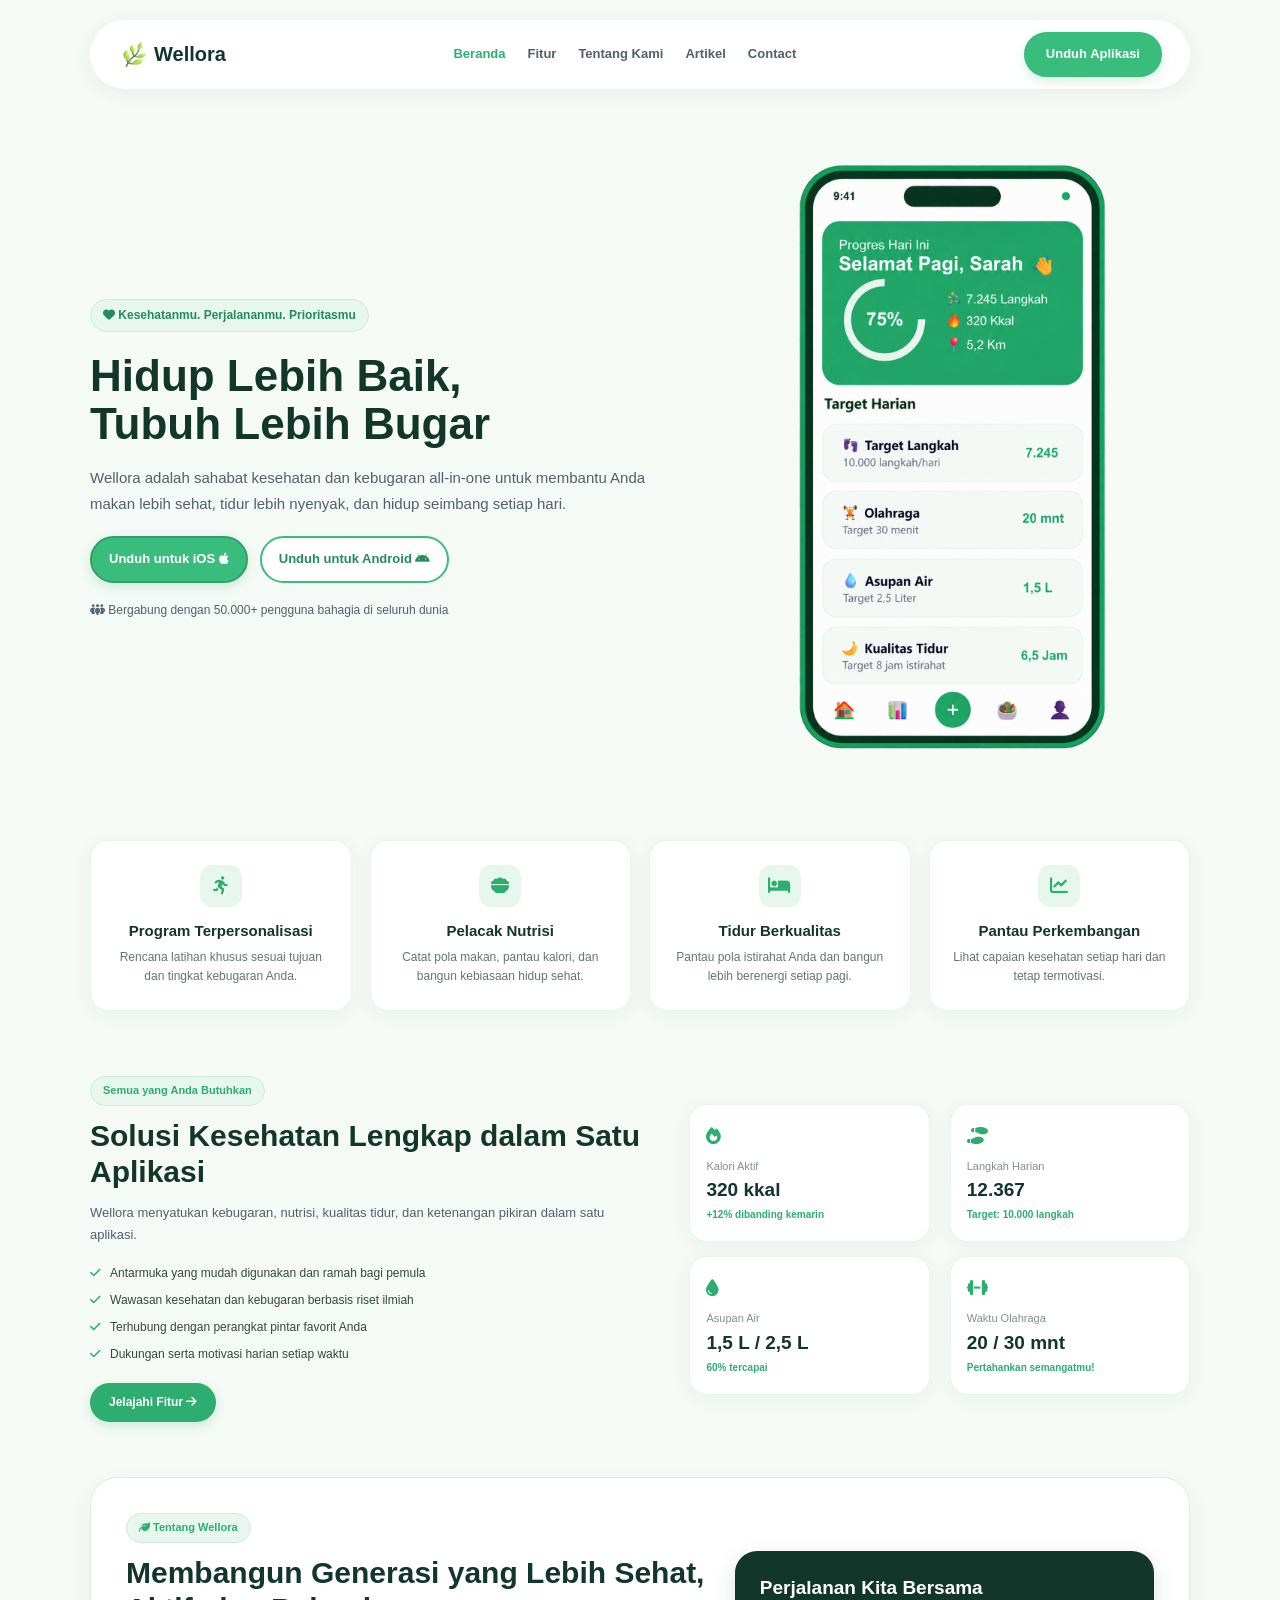
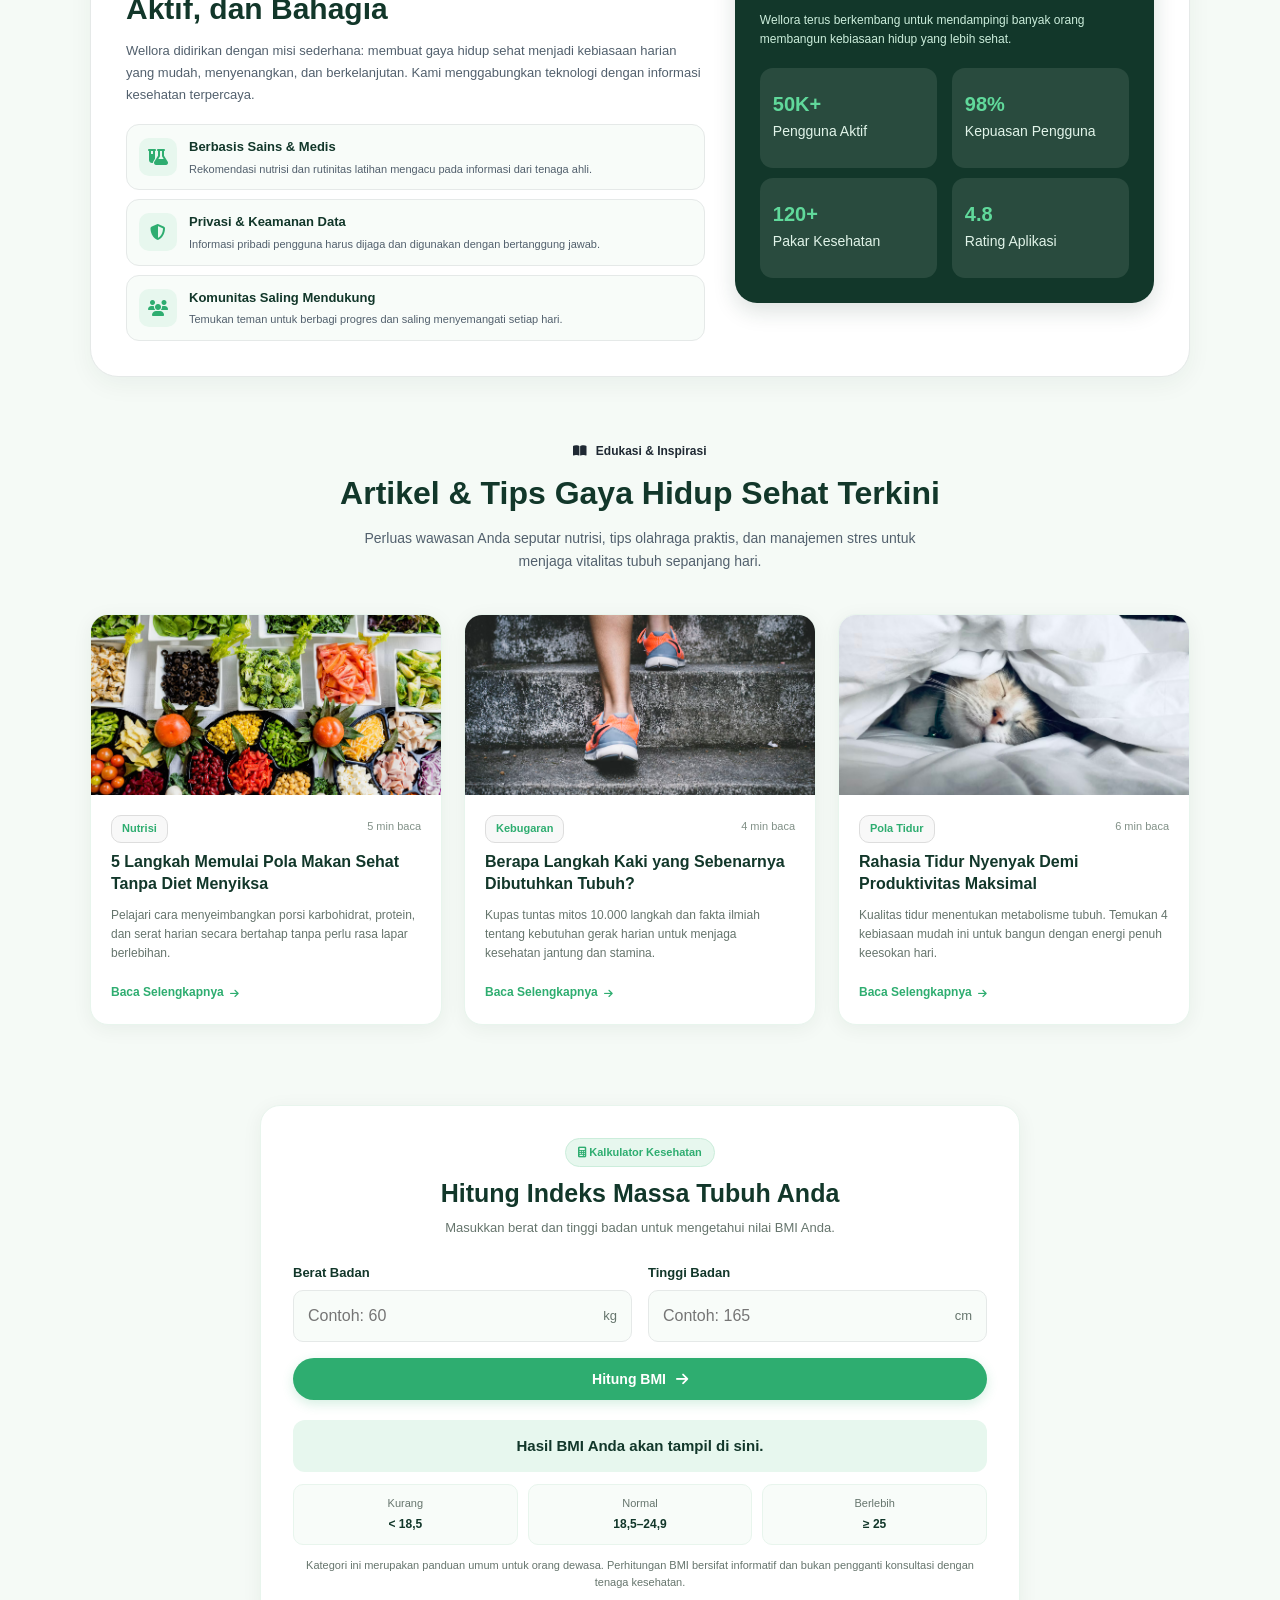
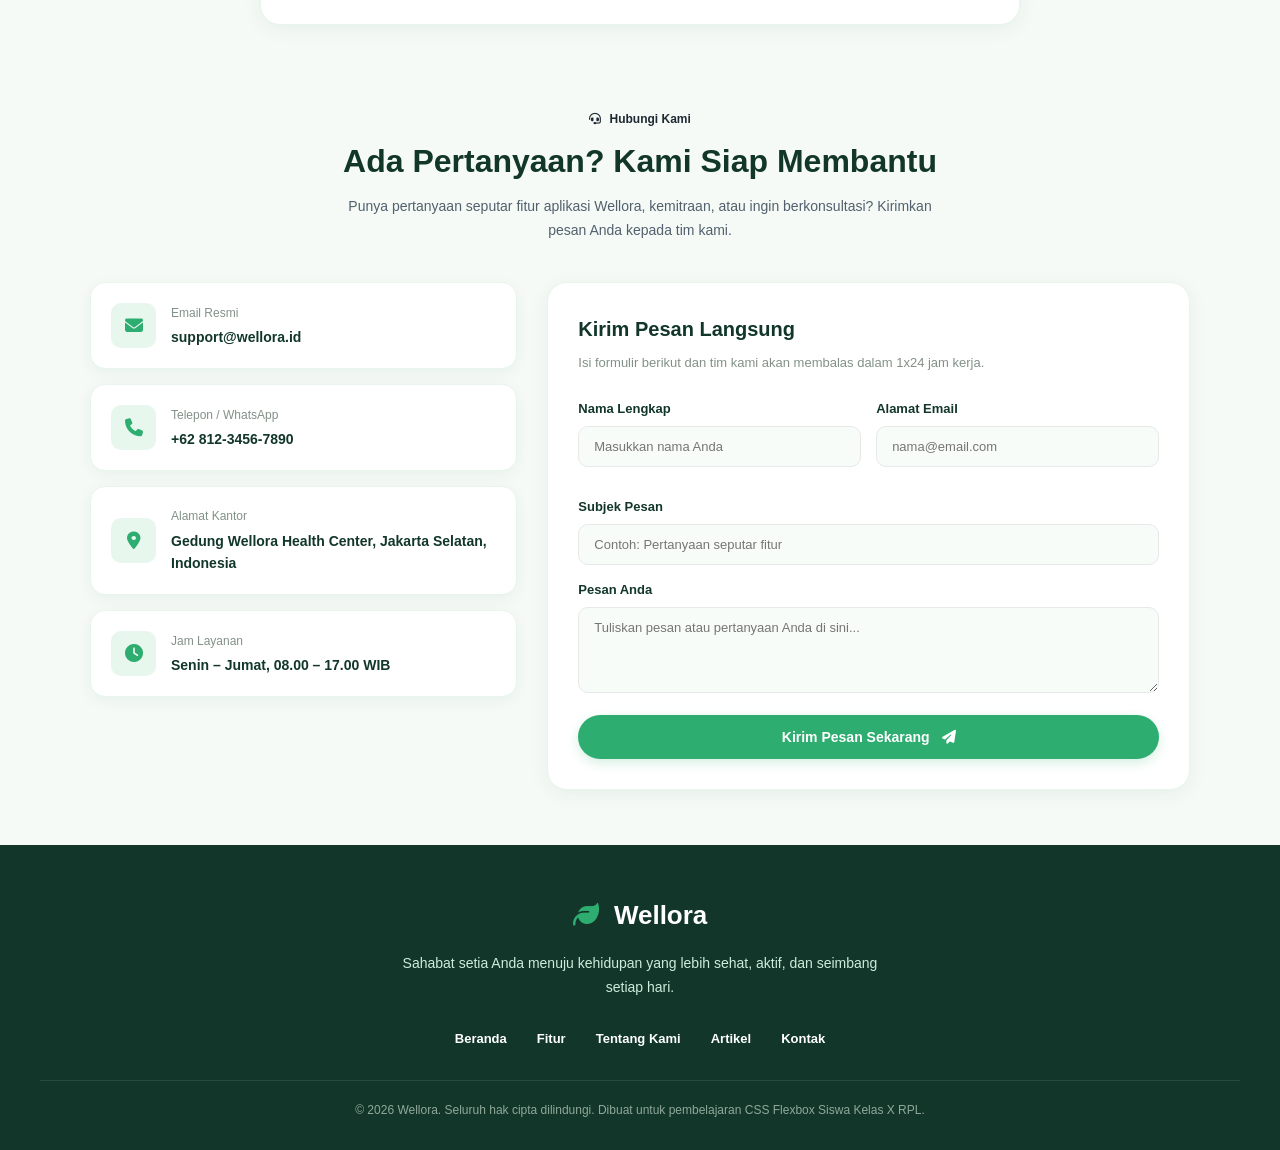
<file: index.html>
<!doctype html>                                     
<html lang="en">
  <head>
    <meta charset="UTF-8" />
    <meta name="viewport" content="width=device-width, initial-scale=1.0" />
    <link rel="stylesheet" href="style.css" />
    <!-- Font Awesome Icon Library -->
    <link
      rel="stylesheet"
      href="https://cdnjs.cloudflare.com/ajax/libs/font-awesome/6.7.2/css/all.min.css"
    />

    <title>Wellora</title>
    <link rel="shortcut icon" href="asset/logo wellora.png" type="image/x-icon">
  </head>
  <body>
    <!-- HEADER / NAVBAR -->
    <header>
      <a href="#beranda" class="nav-logo">
        <span class="nav-logo-icon">
          <img src="asset/logo wellora.png" alt="Logo Wellora" width="30" height="30" />
        </span>
        Wellora
      </a>

      <nav class="nav-menu">
        <a href="#beranda" class="nav-item active">Beranda</a>
        <a href="#fitur" class="nav-item">Fitur</a>
        <a href="#tentang" class="nav-item">Tentang Kami</a>
        <a href="#artikel" class="nav-item">Artikel</a>
        <a href="#kontak" class="nav-item">Contact</a>
      </nav>

      <div class="nav-button">
        <a href="#fitur" class="btn-unduh">Unduh Aplikasi</a>
      </div>
    </header>

    <!-- HERO SECTION -->
    <section class="hero" id="beranda">
      <div class="text-hero">
        <span class="badge-hero">
          <i class="fa-solid fa-heart"></i>
          Kesehatanmu. Perjalananmu. Prioritasmu
        </span>

        <h1 class="hero-judul">
          Hidup Lebih Baik,<br />
          Tubuh Lebih Bugar
        </h1>

        <p class="hero-description">
          Wellora adalah sahabat kesehatan dan kebugaran all-in-one untuk
          membantu Anda makan lebih sehat, tidur lebih nyenyak, dan hidup
          seimbang setiap hari.
        </p>

        <div class="button-hero">
          <a href="#fitur" class="btn-ios">
            Unduh untuk iOS <i class="fa-brands fa-apple"></i>
          </a>
          <a href="#fitur" class="btn-android">
            Unduh untuk Android <i class="fa-brands fa-android"></i>
          </a>
        </div>

        <div class="tagline-hero">
          <i class="fa-solid fa-people-group"></i>
          Bergabung dengan 50.000+ pengguna bahagia di seluruh dunia
        </div>
      </div>

      <div class="gambar-hero">
        <img src="asset/mobile.png" alt="Tampilan aplikasi Wellora di ponsel" class="gambar" />
      </div>
    </section>

    <!-- FEATURES SECTION -->
    <section class="features" id="fitur">
      <div class="features-grid">
        <div class="feature-card">
          <div class="feature-icon">
            <i class="fa-solid fa-person-running"></i>
          </div>
          <h3 class="feature-title">Program Terpersonalisasi</h3>
          <p class="feature-desc">Rencana latihan khusus sesuai tujuan dan tingkat kebugaran Anda.</p>
        </div>

        <div class="feature-card">
          <div class="feature-icon">
            <i class="fa-solid fa-bowl-food"></i>
          </div>
          <h3 class="feature-title">Pelacak Nutrisi</h3>
          <p class="feature-desc">Catat pola makan, pantau kalori, dan bangun kebiasaan hidup sehat.</p>
        </div>

        <div class="feature-card">
          <div class="feature-icon">
            <i class="fa-solid fa-bed"></i>
          </div>
          <h3 class="feature-title">Tidur Berkualitas</h3>
          <p class="feature-desc">Pantau pola istirahat Anda dan bangun lebih berenergi setiap pagi.</p>
        </div>

        <div class="feature-card">
          <div class="feature-icon">
            <i class="fa-solid fa-chart-line"></i>
          </div>
          <h3 class="feature-title">Pantau Perkembangan</h3>
          <p class="feature-desc">Lihat capaian kesehatan setiap hari dan tetap termotivasi.</p>
        </div>
      </div>
    </section>

    <!-- SOLUTION SECTION -->
    <section class="solution">
      <div class="solution-container">
        <div class="solution-left">
          <span class="solution-badge">Semua yang Anda Butuhkan</span>
          <h2 class="solution-title">Solusi Kesehatan Lengkap dalam Satu Aplikasi</h2>
          <p class="solution-desc">
            Wellora menyatukan kebugaran, nutrisi, kualitas tidur, dan ketenangan pikiran dalam satu aplikasi.
          </p>

          <ul class="solution-benefits">
            <li><i class="fa-solid fa-check"></i><span>Antarmuka yang mudah digunakan dan ramah bagi pemula</span></li>
            <li><i class="fa-solid fa-check"></i><span>Wawasan kesehatan dan kebugaran berbasis riset ilmiah</span></li>
            <li><i class="fa-solid fa-check"></i><span>Terhubung dengan perangkat pintar favorit Anda</span></li>
            <li><i class="fa-solid fa-check"></i><span>Dukungan serta motivasi harian setiap waktu</span></li>
          </ul>

          <a href="#fitur" class="solution-btn">
            Jelajahi Fitur <i class="fa-solid fa-arrow-right"></i>
          </a>
        </div>

        <div class="solution-right">
          <div class="stats-grid">
            <div class="stat-card">
              <div class="stat-icon"><i class="fa-solid fa-fire"></i></div>
              <p class="stat-label">Kalori Aktif</p>
              <p class="stat-value">320 kkal</p>
              <p class="stat-desc">+12% dibanding kemarin</p>
            </div>

            <div class="stat-card">
              <div class="stat-icon"><i class="fa-solid fa-shoe-prints"></i></div>
              <p class="stat-label">Langkah Harian</p>
              <p class="stat-value">12.367</p>
              <p class="stat-desc">Target: 10.000 langkah</p>
            </div>

            <div class="stat-card">
              <div class="stat-icon"><i class="fa-solid fa-droplet"></i></div>
              <p class="stat-label">Asupan Air</p>
              <p class="stat-value">1,5 L / 2,5 L</p>
              <p class="stat-desc">60% tercapai</p>
            </div>

            <div class="stat-card">
              <div class="stat-icon"><i class="fa-solid fa-dumbbell"></i></div>
              <p class="stat-label">Waktu Olahraga</p>
              <p class="stat-value">20 / 30 mnt</p>
              <p class="stat-desc">Pertahankan semangatmu!</p>
            </div>
          </div>
        </div>
      </div>
    </section>

    <!-- ABOUT SECTION -->
    <section class="about" id="tentang">
      <div class="about-kiri">
        <span class="about-badge"><i class="fa-solid fa-leaf"></i> Tentang Wellora</span>
        <h2 class="about-title">Membangun Generasi yang Lebih Sehat, Aktif, dan Bahagia</h2>
        <p class="about-desc">
          Wellora didirikan dengan misi sederhana: membuat gaya hidup sehat menjadi kebiasaan harian yang mudah, menyenangkan, dan berkelanjutan. Kami menggabungkan teknologi dengan informasi kesehatan terpercaya.
        </p>

        <div class="about-values">
          <div class="value-item">
            <div class="value-icon"><i class="fa-solid fa-flask-vial"></i></div>
            <div class="value-text">
              <div class="value-title">Berbasis Sains & Medis</div>
              <div class="value-desc">Rekomendasi nutrisi dan rutinitas latihan mengacu pada informasi dari tenaga ahli.</div>
            </div>
          </div>

          <div class="value-item">
            <div class="value-icon"><i class="fa-solid fa-shield-halved"></i></div>
            <div class="value-text">
              <div class="value-title">Privasi & Keamanan Data</div>
              <div class="value-desc">Informasi pribadi pengguna harus dijaga dan digunakan dengan bertanggung jawab.</div>
            </div>
          </div>

          <div class="value-item">
            <div class="value-icon"><i class="fa-solid fa-users"></i></div>
            <div class="value-text">
              <div class="value-title">Komunitas Saling Mendukung</div>
              <div class="value-desc">Temukan teman untuk berbagi progres dan saling menyemangati setiap hari.</div>
            </div>
          </div>
        </div>
      </div>

      <div class="about-kanan">
        <div class="box-about-kanan">
          <h2 class="title-about-kanan">Perjalanan Kita Bersama</h2>
          <p class="about-kanan-desc">
            Wellora terus berkembang untuk mendampingi banyak orang membangun kebiasaan hidup yang lebih sehat.
          </p>

          <div class="card-about-kanan">
            <div class="card-item">
              <div class="card-title">50K+</div>
              <div class="card-desc">Pengguna Aktif</div>
            </div>
            <div class="card-item">
              <div class="card-title">98%</div>
              <div class="card-desc">Kepuasan Pengguna</div>
            </div>
            <div class="card-item">
              <div class="card-title">120+</div>
              <div class="card-desc">Pakar Kesehatan</div>
            </div>
            <div class="card-item">
              <div class="card-title">4.8</div>
              <div class="card-desc">Rating Aplikasi</div>
            </div>
          </div>
        </div>
      </div>
    </section>

    <!-- ARTICLE SECTION -->
<section class="article" id="artikel">
  <div class="article-header">
    <span class="article-badge">
      <!-- Icon Buku Terbuka dari FontAwesome -->
      <i class="fa-solid fa-book-open"></i> Edukasi & Inspirasi
    </span>
    <h2 class="article-title">Artikel & Tips Gaya Hidup Sehat Terkini</h2>
    <p class="article-desc">
      Perluas wawasan Anda seputar nutrisi, tips olahraga praktis, dan manajemen stres untuk menjaga vitalitas tubuh sepanjang hari.
    </p>
  </div>

  <div class="article-container" id="articleContainer"></div>

  <template id="articleTemplate">
    <a class="article-card">
      <div class="article-image">
        <img src="" alt="" />
      </div>
      <div class="article-content">
        <div style="display: flex; justify-content: space-between; align-items: center;">
          <span class="article-category"></span>
          <span class="article-time"></span>
        </div>
        <h3 class="article-card-title"></h3>
        <p class="article-card-desc"></p>
        <span class="article-link">
          Baca Selengkapnya <i class="fa-solid fa-arrow-right"></i>
        </span>
      </div>
    </a>
  </template>
</section>

    <!-- BMI CALCULATOR SECTION -->
    <section class="bmi-section" id="kalkulator-bmi">
      <div class="bmi-card">
        <div class="bmi-header">
          <span class="bmi-badge">
            <i class="fa-solid fa-calculator"></i> Kalkulator Kesehatan
          </span>
          <h2 class="bmi-title">Hitung Indeks Massa Tubuh Anda</h2>
          <p class="bmi-description">
            Masukkan berat dan tinggi badan untuk mengetahui nilai BMI Anda.
          </p>
        </div>

        <form class="bmi-form" id="bmiForm">
          <div class="bmi-field">
            <label for="weight">Berat Badan</label>
            <div class="bmi-input-wrap">
              <input
                type="number"
                id="weight"
                name="weight"
                min="1"
                step="0.1"
                inputmode="decimal"
                placeholder="Contoh: 60"
                required
              />
              <span>kg</span>
            </div>
          </div>

          <div class="bmi-field">
            <label for="height">Tinggi Badan</label>
            <div class="bmi-input-wrap">
              <input
                type="number"
                id="height"
                name="height"
                min="1"
                step="0.1"
                inputmode="decimal"
                placeholder="Contoh: 165"
                required
              />
              <span>cm</span>
            </div>
          </div>

          <button type="submit" class="bmi-button">
            Hitung BMI <i class="fa-solid fa-arrow-right"></i>
          </button>
        </form>

        <p class="bmi-result" id="bmiResult" role="status" aria-live="polite">
          Hasil BMI Anda akan tampil di sini.
        </p>
        <ul class="bmi-categories" aria-label="Kategori BMI untuk dewasa">
          <li><span>Kurang</span><strong>&lt; 18,5</strong></li>
          <li><span>Normal</span><strong>18,5–24,9</strong></li>
          <li><span>Berlebih</span><strong>≥ 25</strong></li>
        </ul>
        <p class="bmi-note">
          Kategori ini merupakan panduan umum untuk orang dewasa. Perhitungan
          BMI bersifat informatif dan bukan pengganti konsultasi dengan tenaga
          kesehatan.
        </p>
      </div>
    </section>
    
        <!-- CONTACT SECTION -->
    <section class="contact" id="kontak">
      <div class="contact-header">
        <span class="contact-badge">
          <i class="fa-solid fa-headset"></i> Hubungi Kami
        </span>
        <h2 class="contact-title">Ada Pertanyaan? Kami Siap Membantu</h2>
        <p class="contact-desc">
          Punya pertanyaan seputar fitur aplikasi Wellora, kemitraan, atau ingin berkonsultasi? 
          Kirimkan pesan Anda kepada tim kami.
        </p>
      </div>

      <div class="contact-container">
        <!-- Info Kontak -->
        <div class="contact-info">
          <div class="info-card">
            <div class="info-icon">
              <i class="fa-solid fa-envelope"></i>
            </div>
            <div class="info-text">
              <p class="info-label">Email Resmi</p>
              <p class="info-value">support@wellora.id</p>
            </div>
          </div>

          <div class="info-card">
            <div class="info-icon">
              <i class="fa-solid fa-phone"></i>
            </div>
            <div class="info-text">
              <p class="info-label">Telepon / WhatsApp</p>
              <p class="info-value">+62 812-3456-7890</p>
            </div>
          </div>

          <div class="info-card">
            <div class="info-icon">
              <i class="fa-solid fa-location-dot"></i>
            </div>
            <div class="info-text">
              <p class="info-label">Alamat Kantor</p>
              <p class="info-value">Gedung Wellora Health Center, Jakarta Selatan, Indonesia</p>
            </div>
          </div>

          <div class="info-card">
            <div class="info-icon">
              <i class="fa-solid fa-clock"></i>
            </div>
            <div class="info-text">
              <p class="info-label">Jam Layanan</p>
              <p class="info-value">Senin – Jumat, 08.00 – 17.00 WIB</p>
            </div>
          </div>
        </div>

        <!-- Form Kontak -->
        <div class="contact-form">
          <h3 class="form-title">Kirim Pesan Langsung</h3>
          <p class="form-desc">Isi formulir berikut dan tim kami akan membalas dalam 1x24 jam kerja.</p>

          <form>
            <div class="form-row">
              <div class="form-group">
                <label>Nama Lengkap</label>
                <input type="text" placeholder="Masukkan nama Anda">
              </div>
              <div class="form-group"> 
                <label>Alamat Email</label>
                <input type="email" placeholder="nama@email.com">
              </div>
            </div>

            <div class="form-group">
              <label>Subjek Pesan</label>
              <input type="text" placeholder="Contoh: Pertanyaan seputar fitur">
            </div>

            <div class="form-group">
              <label>Pesan Anda</label>
              <textarea rows="4" placeholder="Tuliskan pesan atau pertanyaan Anda di sini..."></textarea>
            </div>

            <button type="submit" class="btn-kirim">
              Kirim Pesan Sekarang <i class="fa-solid fa-paper-plane"></i>
            </button>
          </form>
        </div>
      </div>
    </section>

    <!-- FOOTER -->
    <footer class="footer">
      <div class="footer-logo">
        <i class="fa-solid fa-leaf"></i> Wellora
      </div>
      
      <p class="footer-tagline">
        Sahabat setia Anda menuju kehidupan yang lebih sehat, aktif, dan seimbang setiap hari.
      </p>

      <nav class="footer-nav">
        <a href="#beranda">Beranda</a>
        <a href="#fitur">Fitur</a>
        <a href="#tentang">Tentang Kami</a>
        <a href="#solusi">Artikel</a>
        <a href="#kontak">Kontak</a>
      </nav>

      <div class="footer-bottom">
        <p>© 2026 Wellora. Seluruh hak cipta dilindungi. Dibuat untuk pembelajaran CSS Flexbox Siswa Kelas X RPL.</p>
      </div>
    </footer>

    <!-- Button Back to Top -->
      <button id="back-to-top" class="back-to-top">
        <i class="fa-solid fa-arrow-up"></i>
      </button>

      <script src="script.js"></script>
  </body>
</html>
</file>
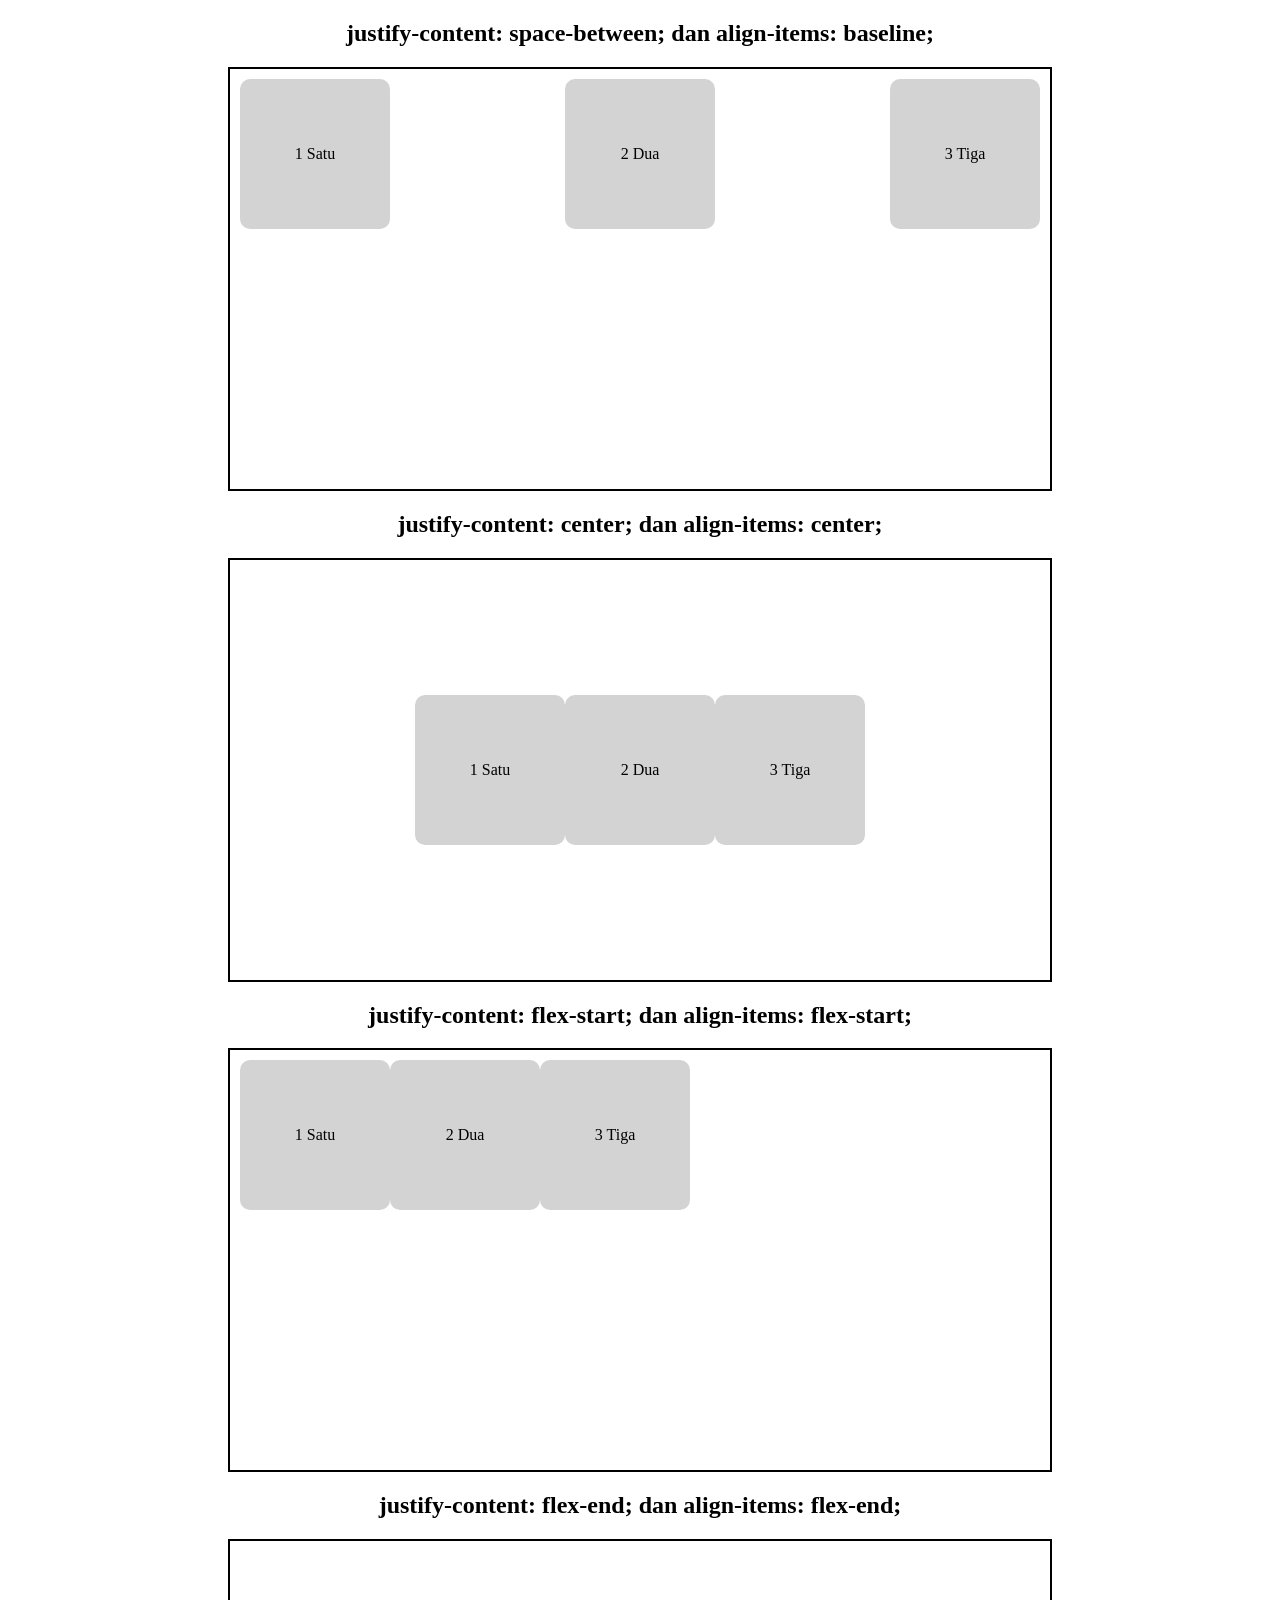
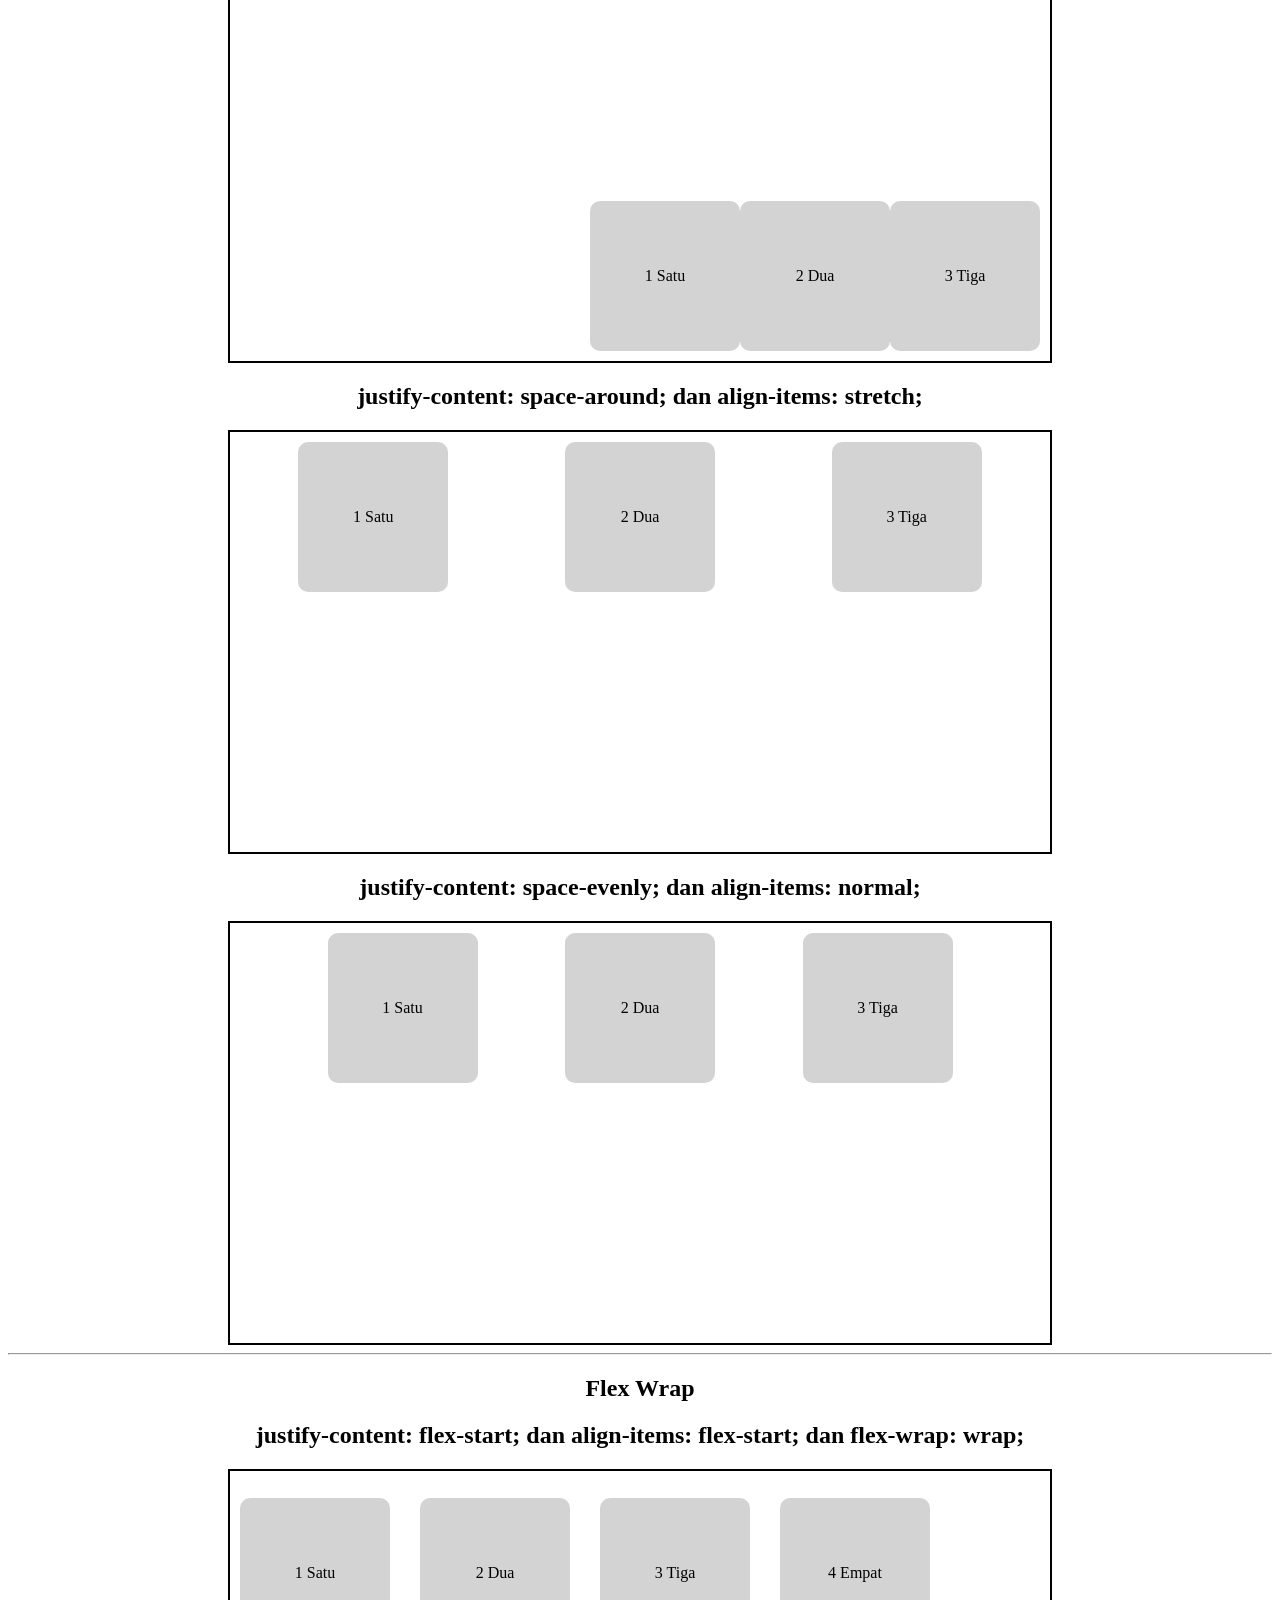
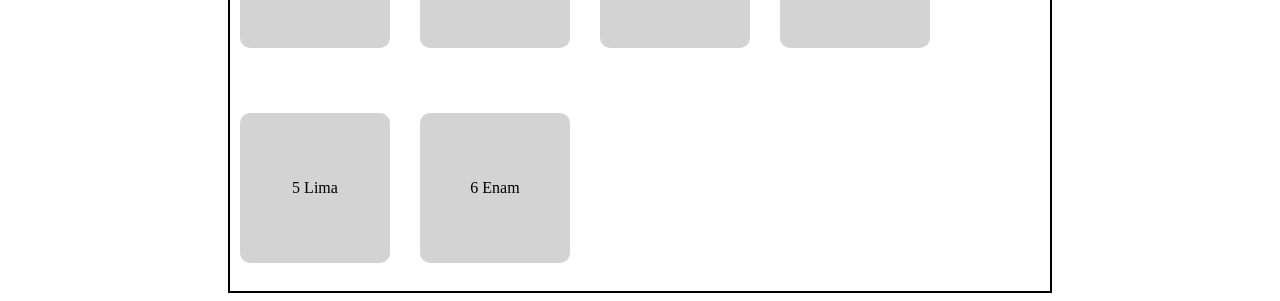
<file: flex.html>
<!DOCTYPE html>
<html lang="en">
<head>
     <meta charset="UTF-8">
     <meta name="viewport" content="width=device-width, initial-scale=1.0">
     <title>Flex</title>
     <style>
          .container-1 {
               width: 800px;
               border: 2px solid black;
               margin: auto;
               padding: 10px;
               justify-content: space-between;
               display: flex;
               align-items: baseline;
               height: 400px;

          }

          .container-2 {
               width: 800px;
               border: 2px solid black;
               margin: auto;
               padding: 10px;
               justify-content: center;
               display: flex;
               align-items: center;
               height: 400px;
          }

          .container-3 {
               width: 800px;
               border: 2px solid black;
               margin: auto;
               padding: 10px;
               justify-content: flex-start;
               display: flex;
               align-items: flex-start;
               height: 400px;
          }

          .container-4 {
               width: 800px;
               border: 2px solid black;
               margin: auto;
               padding: 10px;
               justify-content: flex-end;
               display: flex;
               align-items: flex-end;
               height: 400px;
          }

          .container-5 {
               width: 800px;
               border: 2px solid black;
               margin: auto;
               padding: 10px;
               justify-content: space-around;
               display: flex;
               align-items: stretch;
               height: 400px;
          }

          .container-6 {
               width: 800px;
               border: 2px solid black;
               margin: auto;
               padding: 10px;
               justify-content: space-evenly;
               display: flex;
               align-items: normal;
               height: 400px;
          }

          .item {
               background-color: lightgray;
               width: 150px;
               height: 150px;
               border-radius: 10px;
               display: flex;
               align-items: center;
               justify-content: center;
          }

          h2 {
               text-align: center;
          }

          .containerWrap-1 {
               width: 800px;
               height: 400px;
               flex-wrap: wrap;
               border: 2px solid black;
               margin: auto;
               padding: 10px;
               justify-content: flex-start;
               align-items: center;
               display: flex;
               gap: 30px;
          }
     </style>
</head>
<body>
     <h2>justify-content: space-between; dan align-items: baseline;</h2>
     <div class="container-1">
          <div class="item">1 Satu</div>
          <div class="item">2 Dua</div>
          <div class="item">3 Tiga</div>
     </div>

     <h2>justify-content: center; dan align-items: center;</h2>
     <div class="container-2">
          <div class="item">1 Satu</div>
          <div class="item">2 Dua</div>
          <div class="item">3 Tiga</div>
     </div>

     <h2>justify-content: flex-start; dan align-items: flex-start;</h2>
     <div class="container-3">
          <div class="item">1 Satu</div>
          <div class="item">2 Dua</div>
          <div class="item">3 Tiga</div>
     </div>

     <h2>justify-content: flex-end; dan align-items: flex-end;</h2>
     <div class="container-4">
          <div class="item">1 Satu</div>
          <div class="item">2 Dua</div>
          <div class="item">3 Tiga</div>
     </div>

     <h2>justify-content: space-around; dan align-items: stretch;</h2>
     <div class="container-5">
          <div class="item">1 Satu</div>
          <div class="item">2 Dua</div>
          <div class="item">3 Tiga</div>
     </div>

     <h2>justify-content: space-evenly; dan align-items: normal;</h2>
     <div class="container-6">
          <div class="item">1 Satu</div>
          <div class="item">2 Dua</div>
          <div class="item">3 Tiga</div>
     </div>
     <hr>
     <h2>Flex Wrap</h2>
     <h2>justify-content: flex-start; dan align-items: flex-start; dan flex-wrap: wrap;</h2>
     <div class="containerWrap-1">
          <div class="item">1 Satu</div>
          <div class="item">2 Dua</div>
          <div class="item">3 Tiga</div>
          <div class="item">4 Empat</div>
          <div class="item">5 Lima</div>
          <div class="item">6 Enam</div>
</body>
</html>
</file>
<file: style.css>
:root {
  --warna-text-utama: #12372a;
  --warna-button: #2ead70;
  --warna-text-description: #66756d;
}


/* ==================== RESET CSS ==================== */
* {
  margin: 0;
  padding: 0;
  box-sizing: border-box;
}

body {
  font-family: "Segoe UI", Tahoma, Geneva, Verdana, sans-serif;
  background-color: #f5faf6;
  color: #1f2933;
  line-height: 1.6;
}

/* ==================== HEADER / NAVBAR ==================== */
header {
  width: 90%;
  max-width: 1100px;
  margin: 20px auto 25px;
  padding: 12px 28px;
  background-color: white;
  border-radius: 40px;
  box-shadow: 0 4px 20px rgba(18, 55, 42, 0.06);
  display: flex;
  justify-content: space-between;
  align-items: center;
}

.nav-logo {
  display: flex;
  align-items: center;
  gap: 6px;
  color: var(--warna-text-utama);
  font-size: 20px;
  font-weight: 800;
  text-decoration: none;
}

.nav-logo-icon img {
  display: block;
  object-fit: contain;
}

.nav-menu {
  display: flex;
  align-items: center;
  gap: 22px;
}

.nav-item {
  color: #52606d;
  font-size: 13px;
  font-weight: 600;
  text-decoration: none;
  transition: color 0.2s ease;
}

.nav-item:hover,
.nav-item.active {
  color: var(--warna-button);
}

.nav-button {
  display: flex;
  align-items: center;
}

.btn-unduh {
  display: inline-block;
  padding: 10px 20px;
  border: 2px solid #39bd7d;
  border-radius: 25px;
  background-color: #39bd7d;
  color: white;
  font-size: 13px;
  font-weight: 700;
  text-decoration: none;
  box-shadow: 0 4px 12px rgba(46, 173, 112, 0.2);
  transition: background-color 0.2s ease, transform 0.2s ease;
}

.btn-unduh:hover {
  background-color: #248c5a;
  transform: translateY(-2px);
}

/* ==================== HERO SECTION ==================== */
.hero {
  width: 90%;
  max-width: 1100px;
  margin: 0 auto;
  padding: 25px 0 35px;
  display: flex;
  justify-content: space-between;
  align-items: center;
  gap: 40px;
}

.text-hero {
  width: 55%;
}

.gambar-hero {
  width: 45%;
  text-align: center;
}

.gambar {
  width: 100%;
  max-width: 350px;
  height: auto;
}

.badge-hero {
  display: inline-block;
  padding: 6px 12px;
  color: #248c5a;
  font-size: 12px;
  font-weight: 700;
  background-color: #e7f7ee;
  border: 1px solid #cbeddb;
  border-radius: 30px;
}

.hero-judul {
  margin-top: 20px;
  margin-bottom: 18px;
  color: var(--warna-text-utama);
  font-size: 44px;
  font-weight: 800;
  line-height: 1.08;
}

.hero-description {
  margin-bottom: 20px;
  color: #52606d;
  font-size: 15px;
  line-height: 1.7;
}

.button-hero {
  display: flex;
  align-items: center;
  gap: 12px;
  margin-bottom: 18px;
}

.btn-ios,
.btn-android {
  display: inline-block;
  padding: 11px 17px;
  border-radius: 25px;
  font-size: 13px;
  font-weight: 700;
  text-decoration: none;
  transition: background-color 0.2s ease, color 0.2s ease, transform 0.2s ease;
}

.btn-ios {
  border: 2px solid #329f6a;
  background-color: #39bd7d;
  color: white;
  box-shadow: 0 4px 12px rgba(46, 173, 112, 0.2);
}

.btn-android {
  border: 2px solid #39bd7d;
  background-color: white;
  color: #248c5a;
}

.btn-ios:hover {
  background-color: #248c5a;
  transform: translateY(-2px);
}

.btn-android:hover {
  background-color: #248c5a;
  color: white;
  transform: translateY(-2px);
}

.tagline-hero {
  color: #52606d;
  font-size: 12px;
  line-height: 1.6;
}

/* ==================== FEATURES SECTION ==================== */
.features {
  width: 90%;
  max-width: 1100px;
  margin: 0 auto;
  padding: 25px 0 40px;
}

.features-grid {
  display: flex;
  justify-content: space-between;
  gap: 18px;
}

.feature-card {
  width: 25%;
  padding: 24px 18px;
  background-color: white;
  border: 1px solid #e8f5ed;
  border-radius: 18px;
  box-shadow: 0 4px 20px rgba(18, 55, 42, 0.05);
  text-align: center;
  transition: transform 0.2s ease, box-shadow 0.2s ease;
}

.feature-card:hover {
  transform: translateY(-5px);
  box-shadow: 0 8px 22px rgba(18, 55, 42, 0.09);
}

.feature-icon {
  width: 42px;
  height: 42px;
  margin: 0 auto 14px;
  display: flex;
  align-items: center;
  justify-content: center;
  background-color: #e7f7ee;
  border-radius: 12px;
  color: var(--warna-button);
  font-size: 18px;
}

.feature-title {
  margin-bottom: 7px;
  color: var(--warna-text-utama);
  font-size: 15px;
  font-weight: 700;
  line-height: 1.3;
}

.feature-desc {
  color: var(--warna-text-description);
  font-size: 12px;
  line-height: 1.6;
}

/* ==================== BMI CALCULATOR ==================== */
.bmi-section {
  width: 90%;
  max-width: 760px;
  margin: 0 auto;
  padding: 25px 0 55px;
}

.bmi-card {
  padding: 32px;
  background-color: white;
  border: 1px solid #e8f5ed;
  border-radius: 20px;
  box-shadow: 0 4px 20px rgba(18, 55, 42, 0.06);
}

.bmi-header {
  margin-bottom: 24px;
  text-align: center;
}

.bmi-badge {
  display: inline-block;
  margin-bottom: 10px;
  padding: 5px 12px;
  color: var(--warna-button);
  background-color: #e7f7ee;
  border: 1px solid #cbeddb;
  border-radius: 25px;
  font-size: 11px;
  font-weight: 700;
}

.bmi-title {
  margin-bottom: 8px;
  color: var(--warna-text-utama);
  font-size: 25px;
  font-weight: 800;
  line-height: 1.3;
}

.bmi-description,
.bmi-note {
  color: var(--warna-text-description);
  font-size: 13px;
}

.bmi-form {
  display: grid;
  grid-template-columns: repeat(2, minmax(0, 1fr));
  gap: 16px;
}

.bmi-field label {
  display: block;
  margin-bottom: 7px;
  color: var(--warna-text-utama);
  font-size: 13px;
  font-weight: 700;
}

.bmi-input-wrap {
  display: flex;
  align-items: center;
  padding-right: 14px;
  background-color: #f8fcf9;
  border: 1px solid #e5e9e8;
  border-radius: 10px;
}

.bmi-input-wrap:focus-within {
  border-color: var(--warna-button);
}

.bmi-input-wrap input {
  width: 100%;
  min-width: 0;
  padding: 12px 14px;
  background: transparent;
  border: 0;
  outline: none;
  font: inherit;
}

.bmi-input-wrap span {
  color: var(--warna-text-description);
  font-size: 13px;
}

.bmi-button {
  grid-column: 1 / -1;
  padding: 13px 18px;
  color: white;
  background-color: var(--warna-button);
  border: 0;
  border-radius: 25px;
  box-shadow: 0 4px 12px rgba(46, 173, 112, 0.2);
  font-size: 14px;
  font-weight: 700;
  cursor: pointer;
  transition: background-color 0.2s ease, transform 0.2s ease;
}

.bmi-button:hover {
  background-color: #248c5a;
  transform: translateY(-2px);
}

.bmi-button i {
  margin-left: 6px;
}

.bmi-result {
  margin-top: 20px;
  padding: 14px;
  color: var(--warna-text-utama);
  background-color: #e7f7ee;
  border-radius: 12px;
  font-size: 15px;
  font-weight: 700;
  text-align: center;
}

.bmi-categories {
  display: grid;
  grid-template-columns: repeat(3, minmax(0, 1fr));
  gap: 10px;
  margin-top: 12px;
  list-style: none;
}

.bmi-categories li {
  display: flex;
  flex-direction: column;
  gap: 2px;
  padding: 10px;
  color: var(--warna-text-description);
  background-color: #f8fcf9;
  border: 1px solid #e8f5ed;
  border-radius: 10px;
  font-size: 11px;
  text-align: center;
}

.bmi-categories strong {
  color: var(--warna-text-utama);
  font-size: 12px;
}

.bmi-note {
  margin-top: 12px;
  font-size: 11px;
  line-height: 1.6;
  text-align: center;
}

/* ==================== SOLUTION SECTION ==================== */
.solution {
  width: 90%;
  max-width: 1100px;
  margin: 0 auto;
  padding: 25px 0 55px;
}

.solution-container {
  display: flex;
  justify-content: space-between;
  align-items: center;
  gap: 35px;
}

.solution-left {
  width: 53%;
}

.solution-right {
  width: 47%;
}

.solution-badge,
.about-badge {
  display: inline-block;
  margin-bottom: 12px;
  padding: 5px 12px;
  color: var(--warna-button);
  background-color: #e7f7ee;
  border: 1px solid #cbeddb;
  border-radius: 25px;
  font-size: 11px;
  font-weight: 700;
}

.solution-title {
  margin-bottom: 12px;
  color: var(--warna-text-utama);
  font-size: 30px;
  font-weight: 800;
  line-height: 1.2;
}

.solution-desc {
  margin-bottom: 18px;
  color: #52606d;
  font-size: 13px;
  line-height: 1.7;
}

.solution-benefits {
  margin-bottom: 20px;
  list-style: none;
}

.solution-benefits li {
  display: flex;
  align-items: flex-start;
  gap: 9px;
  margin-bottom: 9px;
  color: #344841;
  font-size: 12px;
  line-height: 1.5;
}

.solution-benefits i {
  margin-top: 3px;
  color: var(--warna-button);
  font-size: 12px;
}

.solution-btn {
  display: inline-block;
  padding: 10px 19px;
  border-radius: 25px;
  background-color: var(--warna-button);
  color: white;
  font-size: 12px;
  font-weight: 700;
  text-decoration: none;
  box-shadow: 0 4px 12px rgba(46, 173, 112, 0.2);
  transition: background-color 0.2s ease, transform 0.2s ease;
}

.solution-btn:hover {
  background-color: #248c5a;
  transform: translateY(-2px);
}

/* HEALTH STATISTICS CARDS */
.stats-grid {
  display: flex;
  justify-content: space-between;
  flex-wrap: wrap;
  gap: 14px;
}

.stat-card {
  width: 48%;
  padding: 18px 16px;
  background-color: white;
  border: 1px solid #e8f5ed;
  border-radius: 18px;
  box-shadow: 0 4px 20px rgba(18, 55, 42, 0.05);
  transition: transform 0.2s ease, box-shadow 0.2s ease;
}

.stat-card:hover {
  transform: translateY(-4px);
  box-shadow: 0 8px 22px rgba(18, 55, 42, 0.09);
}

.stat-icon {
  margin-bottom: 8px;
  color: var(--warna-button);
  font-size: 17px;
}

.stat-label {
  margin-bottom: 3px;
  color: #829188;
  font-size: 11px;
}

.stat-value {
  margin-bottom: 4px;
  color: var(--warna-text-utama);
  font-size: 19px;
  font-weight: 800;
  line-height: 1.3;
}

.stat-desc {
  color: var(--warna-button);
  font-size: 10px;
  font-weight: 600;
}

/* ==================== ABOUT SECTION ==================== */
.about {
  width: 90%;
  max-width: 1100px;
  margin: 0 auto 35px;
  padding: 35px;
  display: flex;
  justify-content: space-between;
  align-items: center;
  gap: 30px;
  background-color: white;
  border: 1px solid #e5e9e8;
  border-radius: 28px;
  box-shadow: 0 8px 25px rgba(18, 55, 42, 0.05);
}

.about-kiri {
  width: 58%;
}

.about-kanan {
  width: 42%;
}

.about-title {
  margin-bottom: 13px;
  color: var(--warna-text-utama);
  font-size: 30px;
  font-weight: 800;
  line-height: 1.2;
}

.about-desc {
  margin-bottom: 18px;
  color: #52606d;
  font-size: 13px;
  line-height: 1.7;
}

.about-values {
  display: flex;
  flex-direction: column;
  gap: 9px;
}

.value-item {
  display: flex;
  align-items: center;
  gap: 12px;
  padding: 12px;
  background-color: #f8fcf9;
  border: 1px solid #e5e9e8;
  border-radius: 13px;
}

.value-icon {
  width: 38px;
  height: 38px;
  flex-shrink: 0;
  display: flex;
  align-items: center;
  justify-content: center;
  border-radius: 10px;
  background-color: #e7f7ee;
  color: var(--warna-button);
  font-size: 16px;
}

.value-text {
  flex: 1;
}

.value-title {
  margin-bottom: 3px;
  color: var(--warna-text-utama);
  font-size: 13px;
  font-weight: 700;
}

.value-desc {
  color: #52606d;
  font-size: 11px;
  line-height: 1.5;
}

/* DARK STATISTICS PANEL */
.box-about-kanan {
  padding: 25px;
  background-color: var(--warna-text-utama);
  color: white;
  border-radius: 22px;
  box-shadow: 0 8px 22px rgba(18, 55, 42, 0.15);
}

.title-about-kanan {
  margin-bottom: 10px;
  color: white;
  font-size: 19px;
  font-weight: 800;
  line-height: 1.3;
}

.about-kanan-desc {
  margin-bottom: 18px;
  color: #cbeddb;
  font-size: 12px;
  line-height: 1.6;
}

.card-about-kanan {
  display: flex;
  justify-content: space-between;
  flex-wrap: wrap;
  gap: 10px;
}

.card-item {
  width: 48%;
  height: 100px;
  padding: 13px;
  padding-top: 20px;
  background-color: #294b3e;
  border-radius: 13px;
  display: wrap;
  align-items: center;
}

.card-title {
  color: #60d99b;
  font-size: 20px;
  font-weight: 800;
}

.card-desc {
  color: #e1f4e9;
  font-size: 14px;
}

/* ==================== ARTICLE SECTION ==================== */
.article {
  width: 90%;
  max-width: 1100px;
  margin: 0 auto;
  padding: 25px 0 55px;
}

.article-header {
  text-align: center;
  margin-bottom: 40px;
}

.article-badge, .contact-badge {
  display: inline-block;
  font-size: 12px;
  font-weight: 800;
  margin-bottom: 12px;
}

.article-badge i {
  margin-right: 5px;
}

.article-title {
  color: var(--warna-text-utama);
  font-size: 32px;
  font-weight: 800;
  margin-bottom: 12px;
  line-height: 1.3;
}

.article-desc {
  color: #52606d;
  font-size: 14px;
  line-height: 1.7;
  max-width: 600px;
  margin: 0 auto;
}

.article-container {
  display: flex;
  justify-content: space-between;
  gap: 20px;
}

.article-card {
  display: block;
  width: 32%;
  background-color: white;
  border-radius: 18px;
  overflow: hidden;
  box-shadow: 0 4px 20px rgba(18, 55, 42, 0.06);
  border: 1px solid #e8f5ed;
  transition: transform 0.2s ease, box-shadow 0.2s ease;
  text-decoration: none;
}

.article-card:hover {
  transform: translateY(-5px);
  box-shadow: 0 8px 25px rgba(18, 55, 42, 0.1);
}

.article-image {
  width: 100%;
  height: 180px;
  overflow: hidden;
}

.article-image img {
  width: 100%;
  height: 100%;
  object-fit: cover;
  transition: transform 0.3s ease;
}

.article-card:hover .article-image img {
  transform: scale(1.05);
}

.article-content {
  padding: 20px;
}

.article-category {
  display: inline-block;
  padding: 4px 10px;
  background-color: #f8f8f8;
  color: var(--warna-button);
  border: 1px solid #dddddd;
  font-size: 11px;
  font-weight: 700;
  border-radius: 10px;
  margin-bottom: 8px;
}

.article-time {
  display: block;
  color: #829188;
  font-size: 11px;
  margin-bottom: 12px;
}

.article-card-title {
  color: var(--warna-text-utama);
  font-size: 16px;
  font-weight: 700;
  margin-bottom: 10px;
  line-height: 1.4;
}

.article-card-desc {
  color: var(--warna-text-description);
  font-size: 12px;
  line-height: 1.6;
  margin-bottom: 15px;
}

.article-link {
  display: inline-flex;
  align-items: center;
  color: var(--warna-button);
  font-size: 12px;
  font-weight: 700;
  text-decoration: none;
  gap: 6px;
  transition: color 0.2s ease;
}

.article-link:hover {
  color: #248c5a;
}

.article-link i {
  font-size: 10px;
  transition: transform 0.2s ease;
}

.article-link:hover i {
  transform: translateX(3px);
}

.article-detail-page {
  width: 90%;
  max-width: 800px;
  margin: 35px auto;
}

.article-detail-back {
  display: inline-block;
  margin-bottom: 20px;
  color: var(--warna-button);
  font-weight: 700;
  text-decoration: none;
}

.article-detail {
  overflow: hidden;
  background-color: white;
  border: 1px solid #e8f5ed;
  border-radius: 18px;
  box-shadow: 0 4px 20px rgba(18, 55, 42, 0.06);
}

.article-detail-image {
  display: block;
  width: 100%;
  max-height: 380px;
  object-fit: cover;
}

.article-detail-content {
  padding: 28px;
}

.article-detail-meta {
  display: flex;
  justify-content: space-between;
  align-items: center;
  margin-bottom: 12px;
}

.article-detail-meta .article-time {
  margin: 0;
}

.article-detail-title {
  margin-bottom: 14px;
  color: var(--warna-text-utama);
  font-size: 30px;
  line-height: 1.3;
}

.article-detail-description,
.article-detail-body,
.article-not-found {
  color: var(--warna-text-description);
  line-height: 1.8;
}

.article-detail-description {
  margin-bottom: 18px;
  font-weight: 600;
}

.article-not-found {
  padding: 20px;
  background-color: white;
  border-radius: 12px;
}


/* ==================== CONTACT SECTION ==================== */
.contact {
  width: 90%;
  max-width: 1100px;
  margin: 0 auto;
  padding: 25px 0 55px;
}

.contact-header {
  text-align: center;
  margin-bottom: 40px;
}

.contact-badge i {
  margin-right: 5px;
}

.contact-title {
  color: var(--warna-text-utama);
  font-size: 32px;
  font-weight: 800;
  margin-bottom: 12px;
  line-height: 1.3;
}

.contact-desc {
  color: #52606d;
  font-size: 14px;
  line-height: 1.7;
  max-width: 600px;
  margin: 0 auto;
}

.contact-container {
  display: flex;
  gap: 30px;
  align-items: flex-start;
}

/* Info Kontak - Kolom Kiri */
.contact-info {
  width: 40%;
  display: flex;
  flex-direction: column;
  gap: 15px;
}

.info-card {
  display: flex;
  align-items: center;
  gap: 15px;
  padding: 20px;
  background-color: white;
  border-radius: 15px;
  box-shadow: 0 4px 15px rgba(18, 55, 42, 0.05);
  border: 1px solid #e8f5ed;
}

.info-icon {
  width: 45px;
  height: 45px;
  background-color: #e7f7ee;
  border-radius: 10px;
  display: flex;
  align-items: center;
  justify-content: center;
  color: var(--warna-button);
  font-size: 18px;
  flex-shrink: 0;
}

.info-text {
  flex: 1;
}

.info-label {
  color: #829188;
  font-size: 12px;
  margin-bottom: 3px;
}

.info-value {
  color: var(--warna-text-utama);
  font-size: 14px;
  font-weight: 700;
}

/* Form Kontak - Kolom Kanan */
.contact-form {
  width: 60%;
  padding: 30px;
  background-color: white;
  border-radius: 20px;
  box-shadow: 0 4px 20px rgba(18, 55, 42, 0.06);
  border: 1px solid #e8f5ed;
}

.form-title {
  color: var(--warna-text-utama);
  font-size: 20px;
  font-weight: 800;
  margin-bottom: 8px;
}

.form-desc {
  color: #829188;
  font-size: 13px;
  margin-bottom: 25px;
}

.form-row {
  display: flex;
  gap: 15px;
  margin-bottom: 15px;
}

.form-group {
  flex: 1;
  margin-bottom: 15px;
}

.form-group label {
  display: block;
  color: var(--warna-text-utama);
  font-size: 13px;
  font-weight: 700;
  margin-bottom: 6px;
}

.form-group input,
.form-group textarea {
  width: 100%;
  padding: 12px 15px;
  border: 1px solid #e5e9e8;
  border-radius: 10px;
  font-size: 13px;
  font-family: "Segoe UI", Tahoma, Geneva, Verdana, sans-serif;
  background-color: #f8fcf9;
  outline: none;
}

.form-group input:focus,
.form-group textarea:focus {
  border-color: var(--warna-button);
}

.form-group textarea {
  resize: vertical;
}

.btn-kirim {
  width: 100%;
  padding: 14px;
  background-color: var(--warna-button);
  color: white;
  border: none;
  border-radius: 25px;
  font-size: 14px;
  font-weight: 700;
  cursor: pointer;
  box-shadow: 0 4px 12px rgba(46, 173, 112, 0.2);
  transition: background-color 0.2s ease, transform 0.2s ease;
}

.btn-kirim i {
  margin-left: 8px;
}

.btn-kirim:hover {
  background-color: #248c5a;
  transform: translateY(-2px);
}

/* ==================== FOOTER ==================== */
.footer {
  background-color: var(--warna-text-utama);
  color: white;
  text-align: center;
  padding: 50px 40px 30px;
}

.footer-logo {
  font-size: 26px;
  font-weight: 800;
  margin-bottom: 15px;
}

.footer-logo i {
  color: var(--warna-button);
  margin-right: 8px;
}

.footer-tagline {
  color: #cbeddb;
  font-size: 14px;
  max-width: 500px;
  margin: 0 auto 30px;
  line-height: 1.7;
}

.footer-nav {
  display: flex;
  justify-content: center;
  gap: 30px;
  flex-wrap: wrap;
  margin-bottom: 30px;
}

.footer-nav a {
  color: white;
  text-decoration: none;
  font-size: 13px;
  font-weight: 600;
  transition: color 0.2s ease;
}

.footer-nav a:hover {
  color: var(--warna-button);
}

.footer-bottom {
  border-top: 1px solid #294b3e;
  padding-top: 20px;
}

.footer-bottom p {
  color: #8fa89a;
  font-size: 12px;
}

html {
  scroll-behavior: smooth;
}

/* Memberikan Jarak */
section {
  scroll-margin-top: 25px;
}

.back-to-top {
  position: fixed;
  bottom: 30px;
  right: 30px;
  width: 40px;
  height: 40px;
  background-color: var(--warna-button);
  color: white;
  border: none;
  border-radius: 50%;
  align-items: center;
  justify-content: center;
  font-size: 18px;
  cursor: pointer;
  box-shadow: 0 6px 18px rgba(46, 172, 112, 0.4);
  z-index: 999;  /* Mengatur layer/tumpukan jika value nya makin tinggi maka makin depan */
  transition: all 0.2 ease;
  display: none;
}

.back-to-top:hover {
  background-color: var(--warna-text-utama);
  transform: translateY(-3px);
}

@media (max-width: 560px) {
  .bmi-card {
    padding: 24px 18px;
  }

  .bmi-form {
    grid-template-columns: 1fr;
  }

  .bmi-button {
    grid-column: auto;
  }

  .bmi-title {
    font-size: 22px;
  }

  .bmi-categories {
    gap: 6px;
  }

  .bmi-categories li {
    padding: 8px 4px;
    font-size: 10px;
  }
}
</file>
